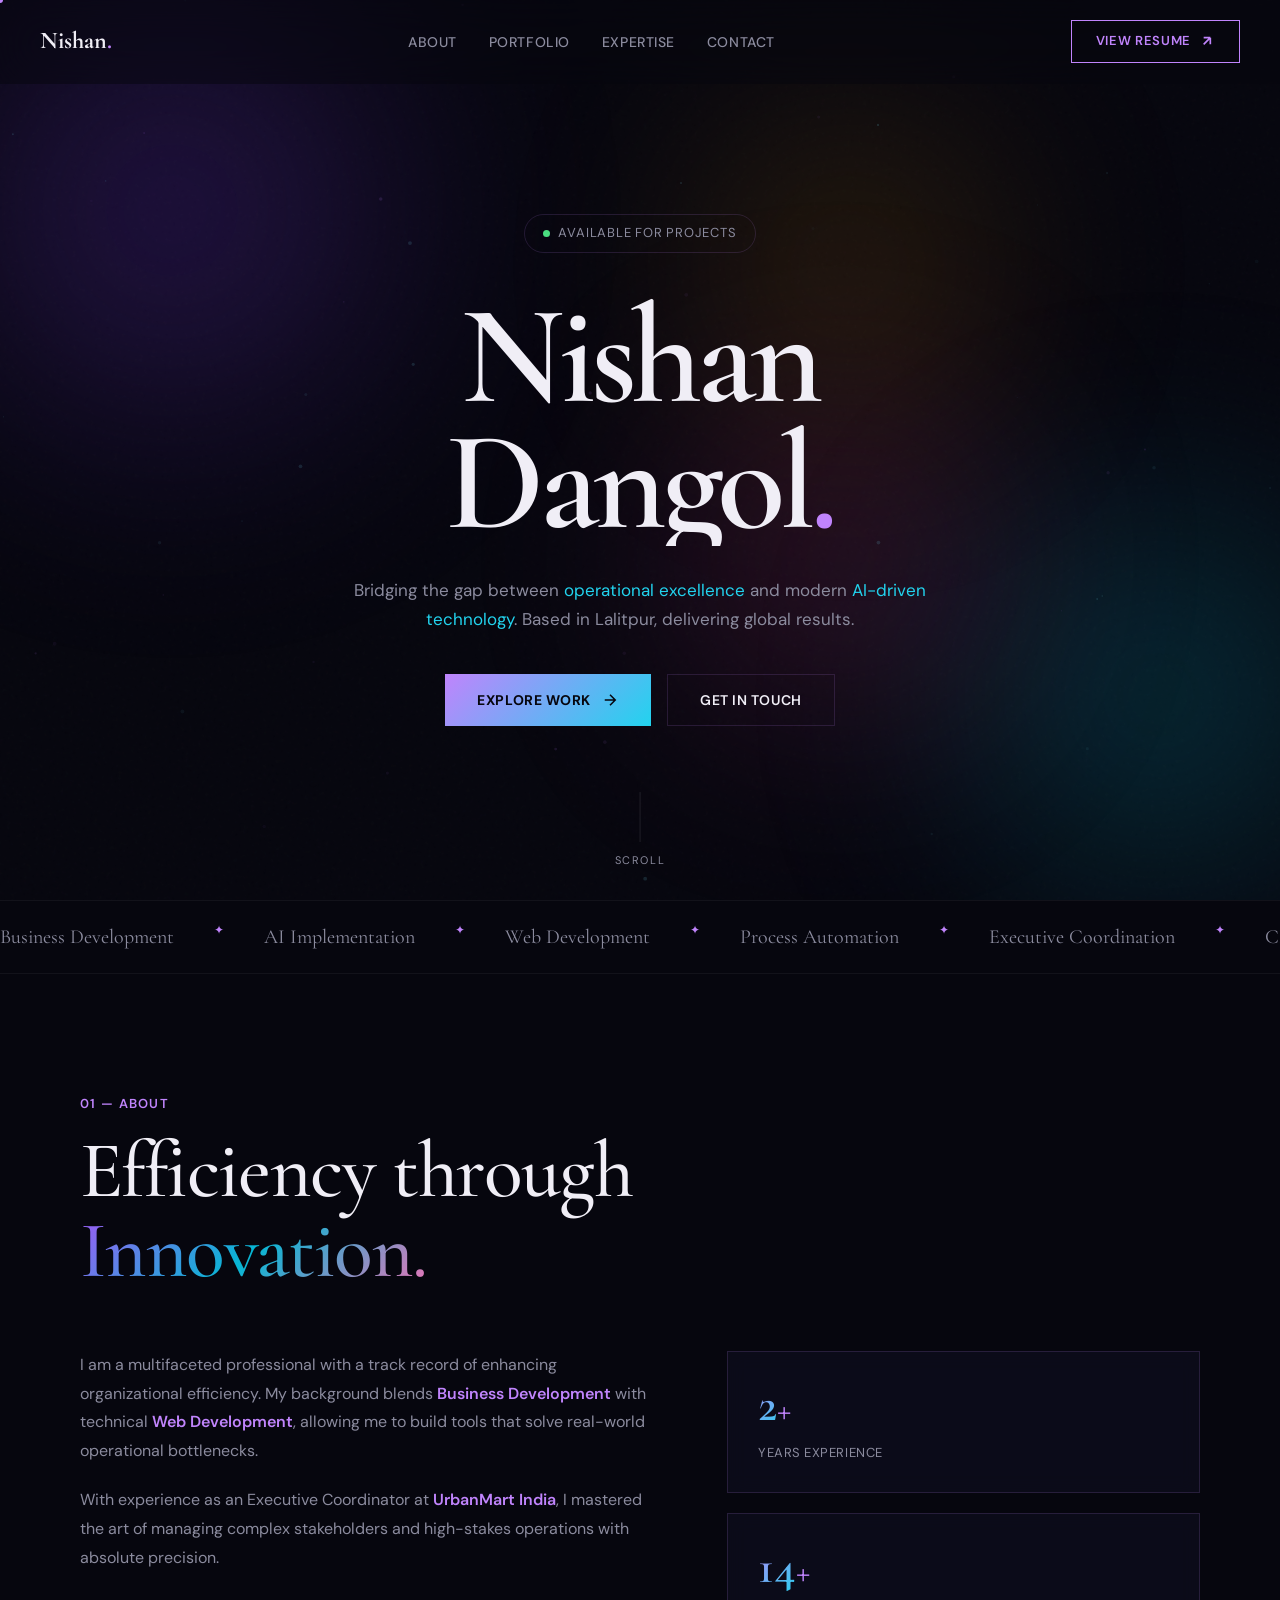
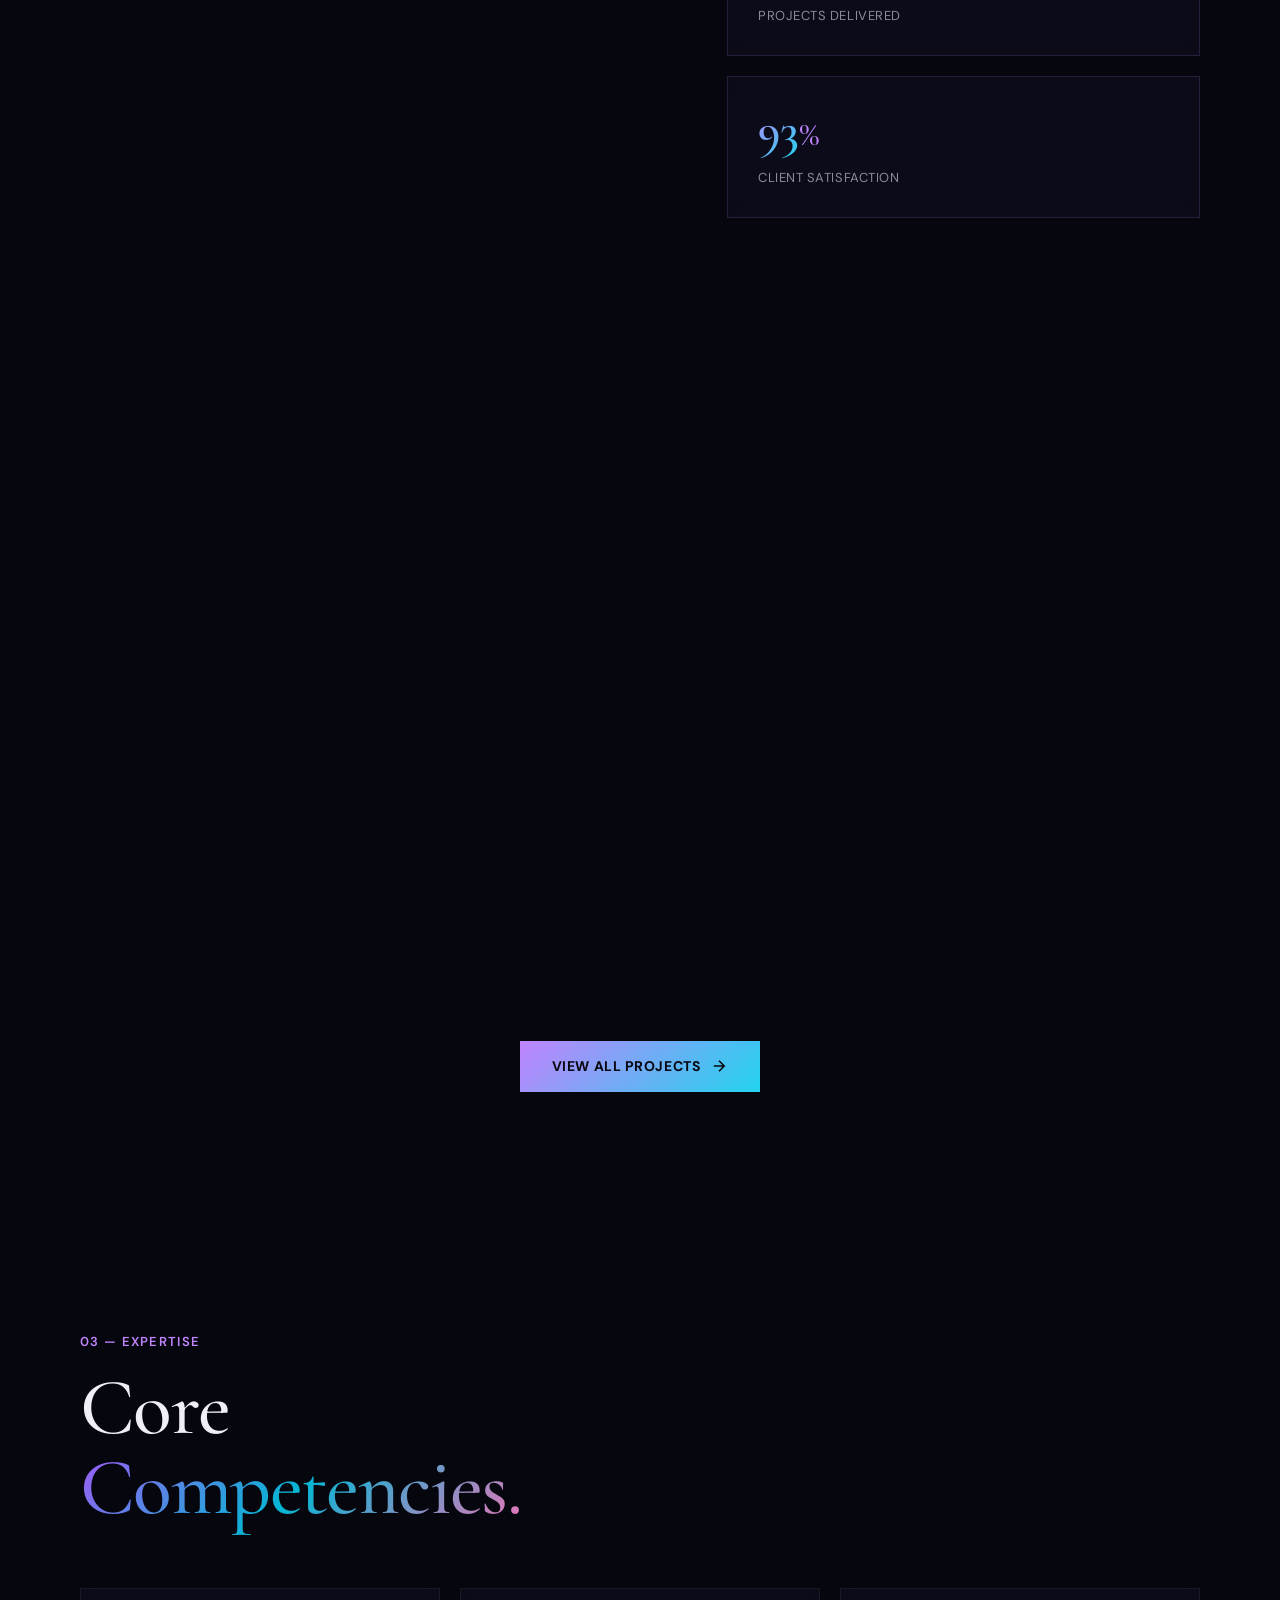
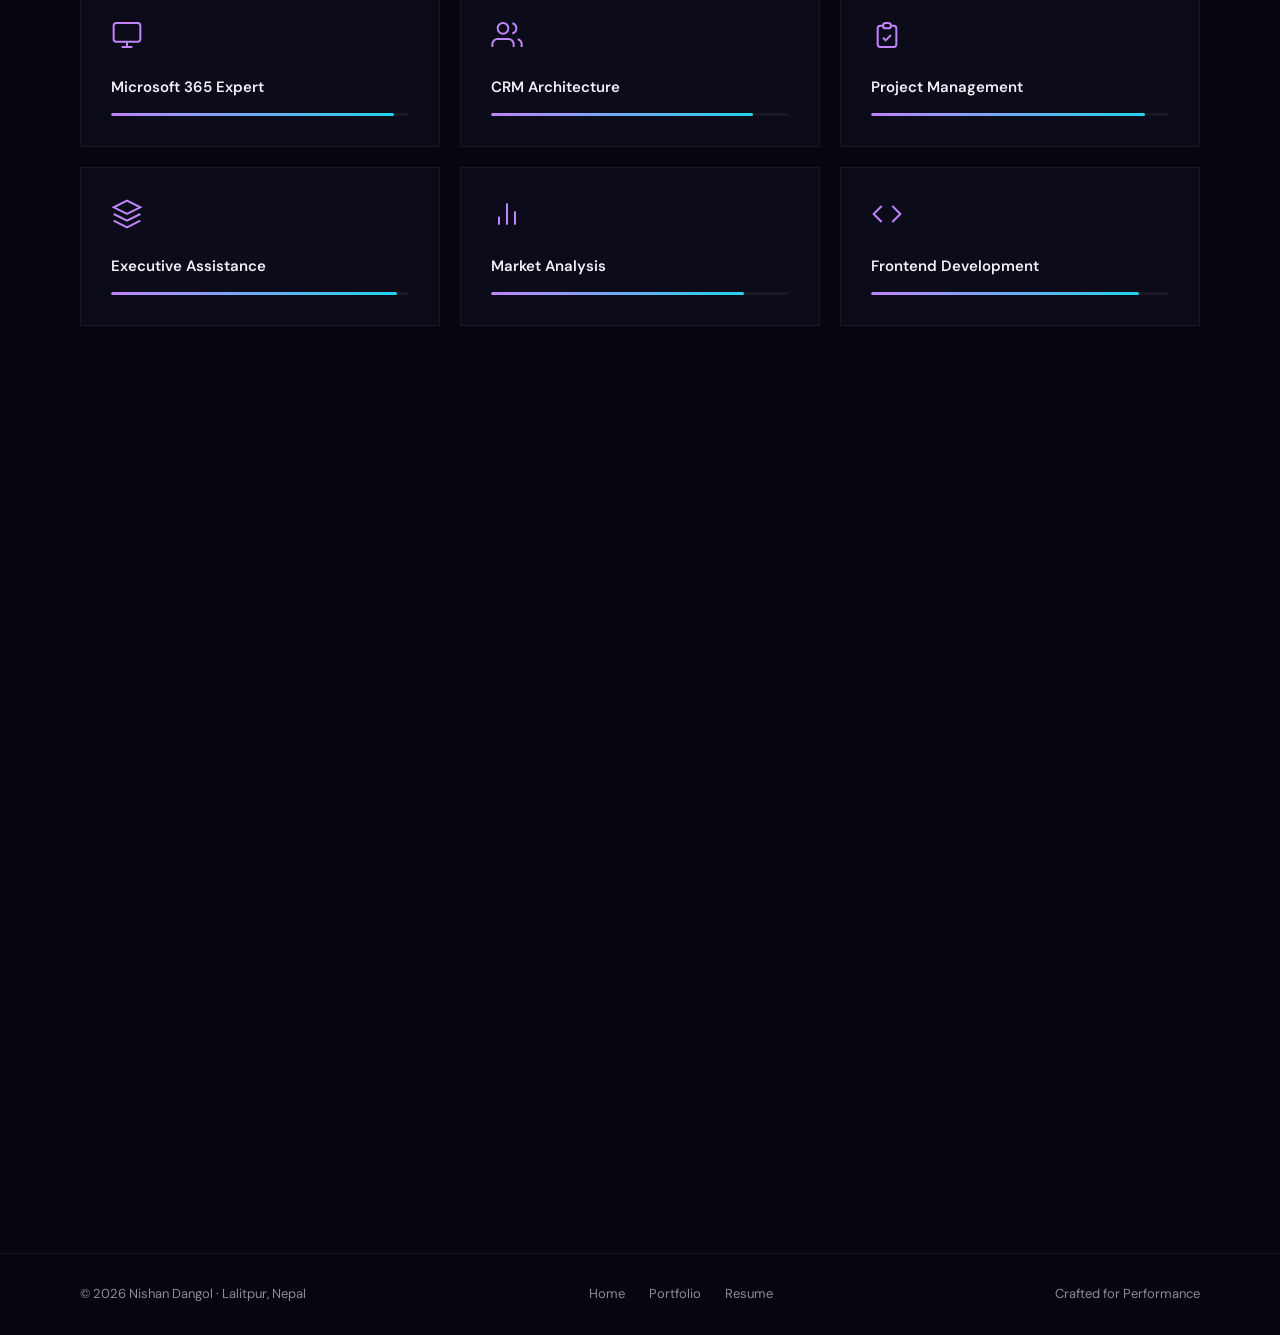
<file: index.html>
<!DOCTYPE html>
<html lang="en">
<head>
  <meta charset="UTF-8" />
  <meta name="viewport" content="width=device-width, initial-scale=1.0" />
  <title>Nishan Dangol — Business Operations & AI Web Developer</title>
  <meta name="description" content="Portfolio of Nishan Dangol — bridging operational excellence and modern AI-driven technology. Based in Lalitpur, Nepal." />
  <link rel="preconnect" href="https://fonts.googleapis.com" />
  <link rel="preconnect" href="https://fonts.gstatic.com" crossorigin />
  <link href="https://fonts.googleapis.com/css2?family=Cormorant+Garamond:ital,wght@0,400;0,500;0,600;0,700;1,400&family=DM+Sans:wght@300;400;500;600;700&display=swap" rel="stylesheet" />
  <link rel="stylesheet" href="style.css" />
</head>
<body>
  <!-- PRELOADER -->
  <div id="preloader">
    <div class="loader-inner">
      <div class="loader-line"></div>
      <span class="loader-text">Nishan<span class="accent">.</span></span>
      <div class="loader-counter"><span id="loader-num">0</span>%</div>
    </div>
  </div>

  <!-- CURSOR -->
  <div class="cursor-dot" id="cursorDot"></div>
  <div class="cursor-ring" id="cursorRing"></div>

  <!-- ANIMATED BACKGROUND -->
  <div class="bg-aurora">
    <div class="aurora-orb orb-1"></div>
    <div class="aurora-orb orb-2"></div>
    <div class="aurora-orb orb-3"></div>
    <div class="aurora-orb orb-4"></div>
    <div class="bg-noise"></div>
  </div>
  <canvas id="ambientCanvas"></canvas>

  <!-- NAVBAR -->
  <nav id="navbar">
    <a href="index.html" class="nav-logo" data-magnetic>Nishan<span class="accent">.</span></a>
    <ul class="nav-links">
      <li><a href="index.html#about" data-magnetic>About</a></li>
      <li><a href="portfolio.html" data-magnetic>Portfolio</a></li>
      <li><a href="index.html#skills" data-magnetic>Expertise</a></li>
      <li><a href="index.html#contact" data-magnetic>Contact</a></li>
    </ul>
    <a href="resume.html" class="nav-cta" data-magnetic>
      <span>View Resume</span>
      <svg width="16" height="16" viewBox="0 0 24 24" fill="none" stroke="currentColor" stroke-width="2.5"><path d="M7 17L17 7M17 7H7M17 7V17"/></svg>
    </a>
    <button class="hamburger" id="hamburger" aria-label="Toggle navigation">
      <span></span><span></span><span></span>
    </button>
  </nav>

  <!-- MOBILE MENU -->
  <div class="mobile-menu" id="mobileMenu">
    <ul>
      <li><a href="index.html#about">About</a></li>
      <li><a href="portfolio.html">Portfolio</a></li>
      <li><a href="index.html#skills">Expertise</a></li>
      <li><a href="index.html#contact">Contact</a></li>
      <li><a href="resume.html">Resume</a></li>
    </ul>
  </div>

  <!-- HERO -->
  <section id="hero">
    <div class="hero-content">
      <div class="hero-badge reveal">
        <span class="badge-dot"></span>
        Available for Projects
      </div>
      <h1 class="hero-title">
        <span class="line"><span class="word">Nishan</span></span>
        <span class="line"><span class="word">Dangol<span class="accent">.</span></span></span>
      </h1>
      <p class="hero-subtitle reveal">
        Bridging the gap between <em>operational excellence</em> and modern <em>AI-driven technology</em>. Based in Lalitpur, delivering global results.
      </p>
      <div class="hero-ctas reveal">
        <a href="portfolio.html" class="btn-primary" data-magnetic>
          <span>Explore Work</span>
          <svg width="18" height="18" viewBox="0 0 24 24" fill="none" stroke="currentColor" stroke-width="2"><path d="M5 12h14M12 5l7 7-7 7"/></svg>
        </a>
        <a href="index.html#contact" class="btn-ghost" data-magnetic><span>Get in Touch</span></a>
      </div>
    </div>
    <div class="scroll-indicator" id="scrollIndicator">
      <div class="scroll-line"></div><span>Scroll</span>
    </div>
  </section>

  <!-- MARQUEE -->
  <div class="marquee-strip">
    <div class="marquee-track">
      <span>Business Development</span><span class="sep">✦</span>
      <span>AI Implementation</span><span class="sep">✦</span>
      <span>Web Development</span><span class="sep">✦</span>
      <span>Process Automation</span><span class="sep">✦</span>
      <span>Executive Coordination</span><span class="sep">✦</span>
      <span>CRM Architecture</span><span class="sep">✦</span>
      <span>Business Development</span><span class="sep">✦</span>
      <span>AI Implementation</span><span class="sep">✦</span>
      <span>Web Development</span><span class="sep">✦</span>
      <span>Process Automation</span><span class="sep">✦</span>
      <span>Executive Coordination</span><span class="sep">✦</span>
      <span>CRM Architecture</span><span class="sep">✦</span>
    </div>
  </div>

  <!-- ABOUT -->
  <section id="about">
    <div class="container">
      <div class="section-header reveal">
        <span class="section-label">01 — About</span>
        <h2 class="section-title">Efficiency through<br/><span class="gradient-text">Innovation.</span></h2>
      </div>
      <div class="about-grid">
        <div class="about-text reveal">
          <p>I am a multifaceted professional with a track record of enhancing organizational efficiency. My background blends <strong>Business Development</strong> with technical <strong>Web Development</strong>, allowing me to build tools that solve real-world operational bottlenecks.</p>
          <p>With experience as an Executive Coordinator at <strong>UrbanMart India</strong>, I mastered the art of managing complex stakeholders and high-stakes operations with absolute precision.</p>
        </div>
        <div class="about-stats reveal">
          <div class="stat-box" data-magnetic>
            <span class="stat-number" data-count="3">0</span><span class="stat-suffix">+</span>
            <span class="stat-label">Years Experience</span>
          </div>
          <div class="stat-box" data-magnetic>
            <span class="stat-number" data-count="15">0</span><span class="stat-suffix">+</span>
            <span class="stat-label">Projects Delivered</span>
          </div>
          <div class="stat-box" data-magnetic>
            <span class="stat-number" data-count="100">0</span><span class="stat-suffix">%</span>
            <span class="stat-label">Client Satisfaction</span>
          </div>
        </div>
      </div>
    </div>
  </section>

  <!-- FEATURED PROJECTS -->
  <section id="projects">
    <div class="container">
      <div class="section-header reveal">
        <span class="section-label">02 — Featured Work</span>
        <h2 class="section-title">Digital<br/><span class="gradient-text">Solutions.</span></h2>
      </div>
      <div class="projects-list">
        <a href="https://shresthanishan576.github.io/11111/" target="_blank" rel="noopener" class="project-item reveal">
          <div class="pi-index">01</div>
          <div class="pi-info">
            <h3 class="pi-title">Twisted Thread</h3>
            <p class="pi-desc">E-commerce Brand Concept — Artisanal Crochet & Design</p>
          </div>
          <div class="pi-tags"><span class="tag">Development</span><span class="tag">UI/UX</span><span class="tag">Commercial</span></div>
          <div class="pi-arrow"><svg width="24" height="24" viewBox="0 0 24 24" fill="none" stroke="currentColor" stroke-width="2"><path d="M7 17L17 7M17 7H7M17 7V17"/></svg></div>
        </a>
        <a href="https://ais-dev-kdoehotwgtpxrr7uortcvv-700561022978.asia-southeast1.run.app/" target="_blank" rel="noopener" class="project-item reveal">
          <div class="pi-index">02</div>
          <div class="pi-info">
            <h3 class="pi-title">Blackjack Strategic Analytics</h3>
            <p class="pi-desc">AI-powered probability engine and card counting application</p>
          </div>
          <div class="pi-tags"><span class="tag">AI Application</span><span class="tag">Data</span><span class="tag">JavaScript</span></div>
          <div class="pi-arrow"><svg width="24" height="24" viewBox="0 0 24 24" fill="none" stroke="currentColor" stroke-width="2"><path d="M7 17L17 7M17 7H7M17 7V17"/></svg></div>
        </a>
      </div>
      <div class="section-cta reveal">
        <a href="portfolio.html" class="btn-primary" data-magnetic>
          <span>View All Projects</span>
          <svg width="18" height="18" viewBox="0 0 24 24" fill="none" stroke="currentColor" stroke-width="2"><path d="M5 12h14M12 5l7 7-7 7"/></svg>
        </a>
      </div>
    </div>
  </section>

  <!-- SKILLS -->
  <section id="skills">
    <div class="container">
      <div class="section-header reveal">
        <span class="section-label">03 — Expertise</span>
        <h2 class="section-title">Core<br/><span class="gradient-text">Competencies.</span></h2>
      </div>
      <div class="skills-grid">
        <div class="sk-card reveal" data-magnetic><div class="sk-icon"><svg width="32" height="32" viewBox="0 0 24 24" fill="none" stroke="currentColor" stroke-width="1.5"><rect x="2" y="3" width="20" height="14" rx="2"/><path d="M8 21h8M12 17v4"/></svg></div><h4>Microsoft 365 Expert</h4><div class="sk-bar"><div class="sk-fill" data-width="95"></div></div></div>
        <div class="sk-card reveal" data-magnetic><div class="sk-icon"><svg width="32" height="32" viewBox="0 0 24 24" fill="none" stroke="currentColor" stroke-width="1.5"><path d="M17 21v-2a4 4 0 0 0-4-4H5a4 4 0 0 0-4 4v2"/><circle cx="9" cy="7" r="4"/><path d="M23 21v-2a4 4 0 0 0-3-3.87M16 3.13a4 4 0 0 1 0 7.75"/></svg></div><h4>CRM Architecture</h4><div class="sk-bar"><div class="sk-fill" data-width="88"></div></div></div>
        <div class="sk-card reveal" data-magnetic><div class="sk-icon"><svg width="32" height="32" viewBox="0 0 24 24" fill="none" stroke="currentColor" stroke-width="1.5"><path d="M9 5H7a2 2 0 0 0-2 2v12a2 2 0 0 0 2 2h10a2 2 0 0 0 2-2V7a2 2 0 0 0-2-2h-2M9 5a2 2 0 0 0 2 2h2a2 2 0 0 0 2-2M9 5a2 2 0 0 1 2-2h2a2 2 0 0 1 2 2"/><path d="M9 14l2 2 4-4"/></svg></div><h4>Project Management</h4><div class="sk-bar"><div class="sk-fill" data-width="92"></div></div></div>
        <div class="sk-card reveal" data-magnetic><div class="sk-icon"><svg width="32" height="32" viewBox="0 0 24 24" fill="none" stroke="currentColor" stroke-width="1.5"><path d="M12 2L2 7l10 5 10-5-10-5z"/><path d="M2 17l10 5 10-5"/><path d="M2 12l10 5 10-5"/></svg></div><h4>Executive Assistance</h4><div class="sk-bar"><div class="sk-fill" data-width="96"></div></div></div>
        <div class="sk-card reveal" data-magnetic><div class="sk-icon"><svg width="32" height="32" viewBox="0 0 24 24" fill="none" stroke="currentColor" stroke-width="1.5"><path d="M18 20V10M12 20V4M6 20v-6"/></svg></div><h4>Market Analysis</h4><div class="sk-bar"><div class="sk-fill" data-width="85"></div></div></div>
        <div class="sk-card reveal" data-magnetic><div class="sk-icon"><svg width="32" height="32" viewBox="0 0 24 24" fill="none" stroke="currentColor" stroke-width="1.5"><polyline points="16 18 22 12 16 6"/><polyline points="8 6 2 12 8 18"/></svg></div><h4>Frontend Development</h4><div class="sk-bar"><div class="sk-fill" data-width="90"></div></div></div>
        <div class="sk-card reveal" data-magnetic><div class="sk-icon"><svg width="32" height="32" viewBox="0 0 24 24" fill="none" stroke="currentColor" stroke-width="1.5"><circle cx="12" cy="12" r="3"/><path d="M12 2a4 4 0 0 1 4 4c0 1.95-1.4 3.58-3.25 3.93L12 22"/><path d="M12 2a4 4 0 0 0-4 4c0 1.95 1.4 3.58 3.25 3.93"/></svg></div><h4>AI Implementation</h4><div class="sk-bar"><div class="sk-fill" data-width="82"></div></div></div>
        <div class="sk-card reveal" data-magnetic><div class="sk-icon"><svg width="32" height="32" viewBox="0 0 24 24" fill="none" stroke="currentColor" stroke-width="1.5"><circle cx="12" cy="12" r="3"/><path d="M19.4 15a1.65 1.65 0 0 0 .33 1.82l.06.06a2 2 0 0 1-2.83 2.83l-.06-.06a1.65 1.65 0 0 0-1.82-.33 1.65 1.65 0 0 0-1 1.51V21a2 2 0 0 1-4 0v-.09A1.65 1.65 0 0 0 9 19.4a1.65 1.65 0 0 0-1.82.33l-.06.06a2 2 0 0 1-2.83-2.83l.06-.06A1.65 1.65 0 0 0 4.68 15a1.65 1.65 0 0 0-1.51-1H3a2 2 0 0 1 0-4h.09A1.65 1.65 0 0 0 4.6 9a1.65 1.65 0 0 0-.33-1.82l-.06-.06a2 2 0 0 1 2.83-2.83l.06.06A1.65 1.65 0 0 0 9 4.68a1.65 1.65 0 0 0 1-1.51V3a2 2 0 0 1 4 0v.09a1.65 1.65 0 0 0 1 1.51 1.65 1.65 0 0 0 1.82-.33l.06-.06a2 2 0 0 1 2.83 2.83l-.06.06A1.65 1.65 0 0 0 19.4 9a1.65 1.65 0 0 0 1.51 1H21a2 2 0 0 1 0 4h-.09a1.65 1.65 0 0 0-1.51 1z"/></svg></div><h4>Process Automation</h4><div class="sk-bar"><div class="sk-fill" data-width="87"></div></div></div>
        <div class="sk-card reveal" data-magnetic><div class="sk-icon"><svg width="32" height="32" viewBox="0 0 24 24" fill="none" stroke="currentColor" stroke-width="1.5"><path d="M16 21v-2a4 4 0 0 0-4-4H5a4 4 0 0 0-4 4v2"/><circle cx="8.5" cy="7" r="4"/><line x1="20" y1="8" x2="20" y2="14"/><line x1="23" y1="11" x2="17" y2="11"/></svg></div><h4>Stakeholder Relations</h4><div class="sk-bar"><div class="sk-fill" data-width="94"></div></div></div>
      </div>
    </div>
  </section>

  <!-- CONTACT -->
  <section id="contact">
    <div class="container">
      <div class="section-header reveal">
        <span class="section-label">04 — Contact</span>
        <h2 class="section-title">Ready for<br/><span class="gradient-text">Next.</span></h2>
      </div>
      <p class="contact-subtitle reveal">Available for freelance projects and full-time opportunities.</p>
      <div class="contact-links reveal">
        <a href="mailto:shresthanishan576@gmail.com" class="contact-card" data-magnetic>
          <div class="cc-icon"><svg width="28" height="28" viewBox="0 0 24 24" fill="none" stroke="currentColor" stroke-width="1.5"><path d="M4 4h16c1.1 0 2 .9 2 2v12c0 1.1-.9 2-2 2H4c-1.1 0-2-.9-2-2V6c0-1.1.9-2 2-2z"/><polyline points="22,6 12,13 2,6"/></svg></div>
          <span class="cc-label">Email</span>
          <span class="cc-value">shresthanishan576@gmail.com</span>
          <div class="cc-arrow"><svg width="20" height="20" viewBox="0 0 24 24" fill="none" stroke="currentColor" stroke-width="2"><path d="M7 17L17 7M17 7H7M17 7V17"/></svg></div>
        </a>
        <a href="tel:+9779820550310" class="contact-card" data-magnetic>
          <div class="cc-icon"><svg width="28" height="28" viewBox="0 0 24 24" fill="none" stroke="currentColor" stroke-width="1.5"><path d="M22 16.92v3a2 2 0 0 1-2.18 2 19.79 19.79 0 0 1-8.63-3.07 19.5 19.5 0 0 1-6-6 19.79 19.79 0 0 1-3.07-8.67A2 2 0 0 1 4.11 2h3a2 2 0 0 1 2 1.72c.127.96.362 1.903.7 2.81a2 2 0 0 1-.45 2.11L8.09 9.91a16 16 0 0 0 6 6l1.27-1.27a2 2 0 0 1 2.11-.45c.907.338 1.85.573 2.81.7A2 2 0 0 1 22 16.92z"/></svg></div>
          <span class="cc-label">Phone</span>
          <span class="cc-value">+977 9820550310</span>
          <div class="cc-arrow"><svg width="20" height="20" viewBox="0 0 24 24" fill="none" stroke="currentColor" stroke-width="2"><path d="M7 17L17 7M17 7H7M17 7V17"/></svg></div>
        </a>
      </div>
    </div>
  </section>

  <!-- FOOTER -->
  <footer id="footer">
    <div class="container footer-inner">
      <span class="footer-copy">© 2026 Nishan Dangol · Lalitpur, Nepal</span>
      <div class="footer-links">
        <a href="index.html">Home</a>
        <a href="portfolio.html">Portfolio</a>
        <a href="resume.html">Resume</a>
      </div>
      <span class="footer-tag">Crafted for Performance</span>
    </div>
  </footer>

  <script src="main.js"></script>
</body>
</html>
</file>
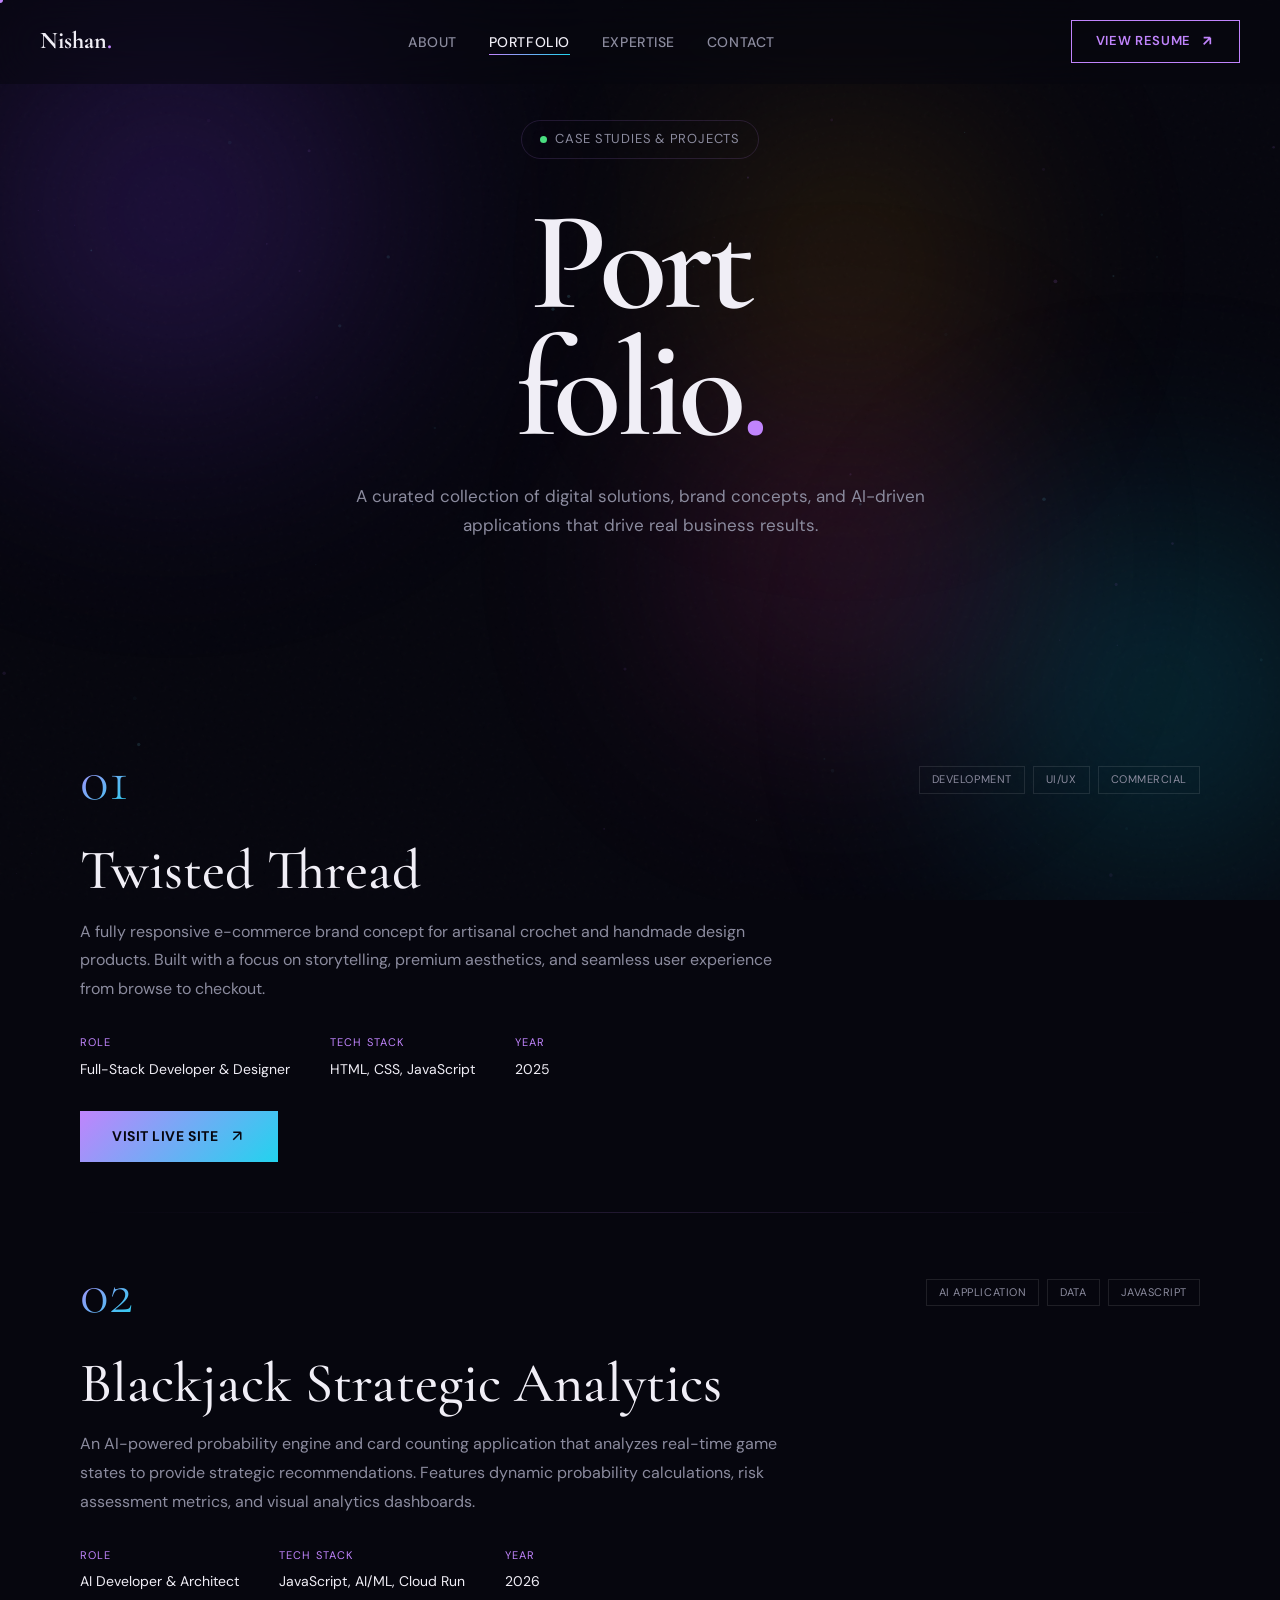
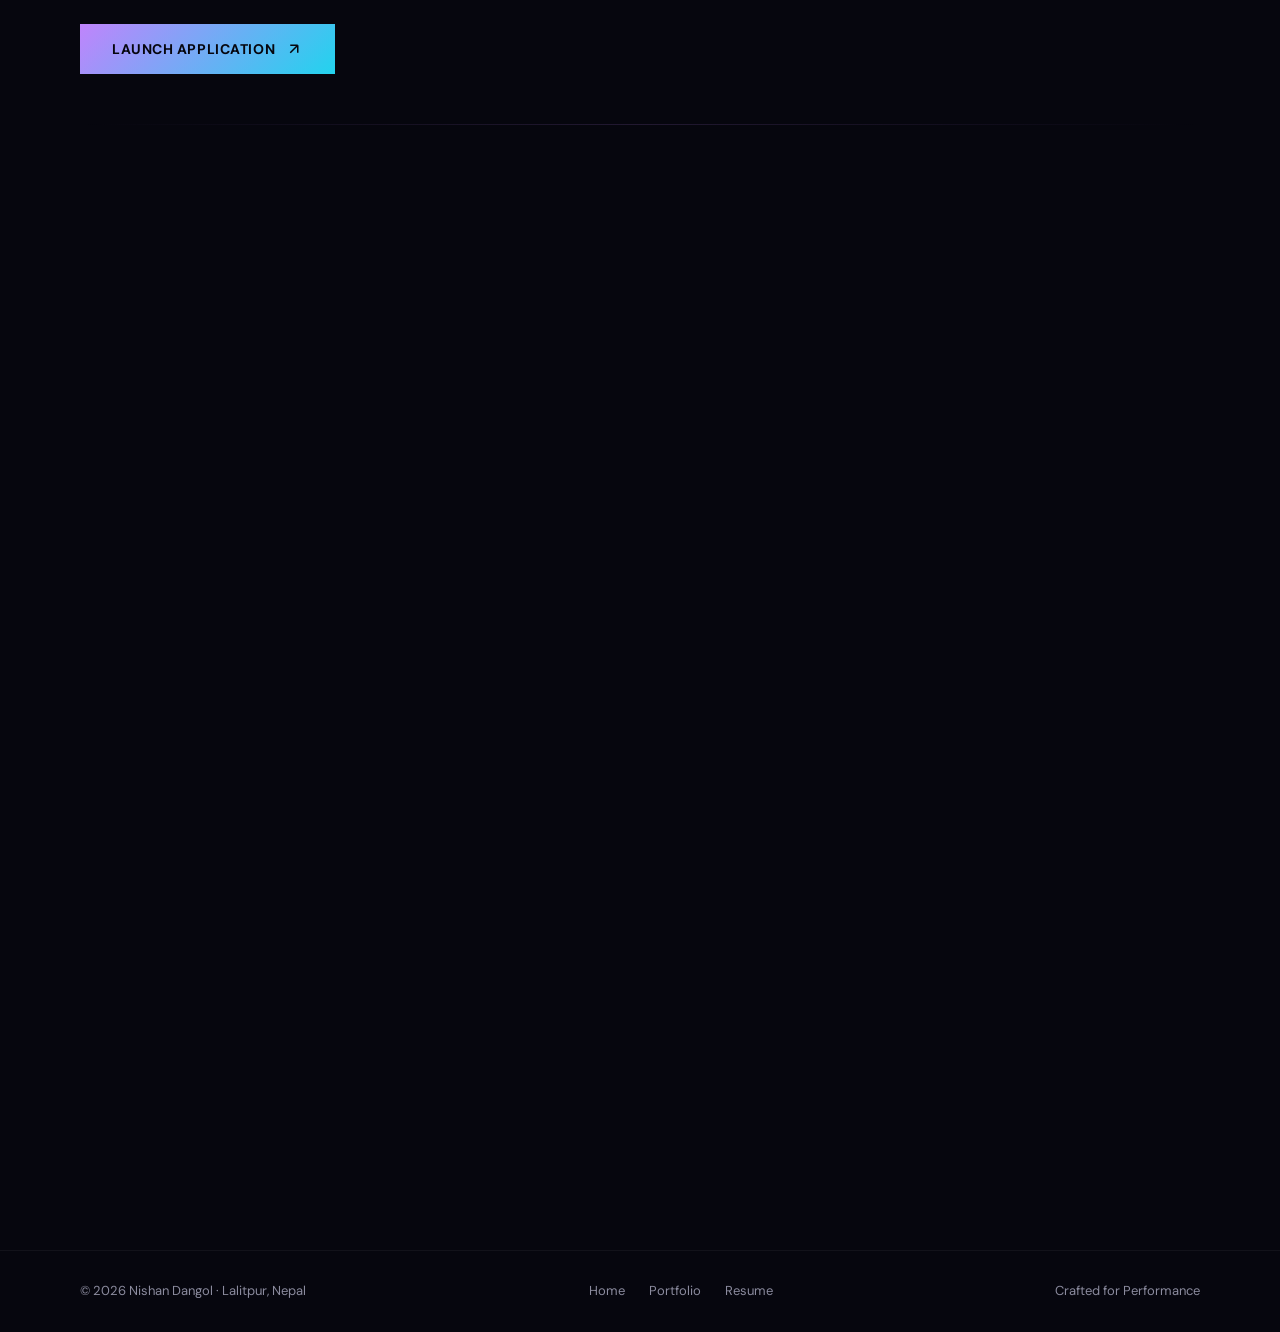
<file: portfolio.html>
<!DOCTYPE html>
<html lang="en">
<head>
  <meta charset="UTF-8" />
  <meta name="viewport" content="width=device-width, initial-scale=1.0" />
  <title>Portfolio — Nishan Dangol</title>
  <meta name="description" content="Digital solutions and projects by Nishan Dangol — e-commerce, AI applications, web development." />
  <link rel="preconnect" href="https://fonts.googleapis.com" />
  <link rel="preconnect" href="https://fonts.gstatic.com" crossorigin />
  <link href="https://fonts.googleapis.com/css2?family=Cormorant+Garamond:ital,wght@0,400;0,500;0,600;0,700;1,400&family=DM+Sans:wght@300;400;500;600;700&display=swap" rel="stylesheet" />
  <link rel="stylesheet" href="style.css" />
</head>
<body>
  <div class="cursor-dot" id="cursorDot"></div>
  <div class="cursor-ring" id="cursorRing"></div>

  <div class="bg-aurora">
    <div class="aurora-orb orb-1"></div>
    <div class="aurora-orb orb-2"></div>
    <div class="aurora-orb orb-3"></div>
    <div class="aurora-orb orb-4"></div>
    <div class="bg-noise"></div>
  </div>
  <canvas id="ambientCanvas"></canvas>

  <!-- NAVBAR -->
  <nav id="navbar">
    <a href="index.html" class="nav-logo" data-magnetic>Nishan<span class="accent">.</span></a>
    <ul class="nav-links">
      <li><a href="index.html#about" data-magnetic>About</a></li>
      <li><a href="portfolio.html" class="active" data-magnetic>Portfolio</a></li>
      <li><a href="index.html#skills" data-magnetic>Expertise</a></li>
      <li><a href="index.html#contact" data-magnetic>Contact</a></li>
    </ul>
    <a href="resume.html" class="nav-cta" data-magnetic>
      <span>View Resume</span>
      <svg width="16" height="16" viewBox="0 0 24 24" fill="none" stroke="currentColor" stroke-width="2.5"><path d="M7 17L17 7M17 7H7M17 7V17"/></svg>
    </a>
    <button class="hamburger" id="hamburger" aria-label="Toggle navigation"><span></span><span></span><span></span></button>
  </nav>
  <div class="mobile-menu" id="mobileMenu">
    <ul>
      <li><a href="index.html#about">About</a></li>
      <li><a href="portfolio.html">Portfolio</a></li>
      <li><a href="index.html#skills">Expertise</a></li>
      <li><a href="index.html#contact">Contact</a></li>
      <li><a href="resume.html">Resume</a></li>
    </ul>
  </div>

  <!-- PAGE HERO -->
  <section class="page-hero">
    <div class="container">
      <div class="hero-badge reveal"><span class="badge-dot"></span> Case Studies & Projects</div>
      <h1 class="hero-title">
        <span class="line"><span class="word">Port</span></span>
        <span class="line"><span class="word">folio<span class="accent">.</span></span></span>
      </h1>
      <p class="hero-subtitle reveal">A curated collection of digital solutions, brand concepts, and AI-driven applications that drive real business results.</p>
    </div>
  </section>

  <!-- PROJECT SHOWCASE -->
  <section id="portfolio-grid" class="portfolio-section">
    <div class="container">

      <!-- Project 1 - Featured -->
      <div class="project-showcase reveal">
        <div class="ps-header">
          <span class="ps-number">01</span>
          <div class="ps-meta">
            <span class="tag">Development</span><span class="tag">UI/UX</span><span class="tag">Commercial</span>
          </div>
        </div>
        <div class="ps-body">
          <h2 class="ps-title">Twisted Thread</h2>
          <p class="ps-desc">A fully responsive e-commerce brand concept for artisanal crochet and handmade design products. Built with a focus on storytelling, premium aesthetics, and seamless user experience from browse to checkout.</p>
          <div class="ps-details">
            <div class="ps-detail">
              <span class="ps-detail-label">Role</span>
              <span class="ps-detail-value">Full-Stack Developer & Designer</span>
            </div>
            <div class="ps-detail">
              <span class="ps-detail-label">Tech Stack</span>
              <span class="ps-detail-value">HTML, CSS, JavaScript</span>
            </div>
            <div class="ps-detail">
              <span class="ps-detail-label">Year</span>
              <span class="ps-detail-value">2025</span>
            </div>
          </div>
          <a href="https://shresthanishan576.github.io/11111/" target="_blank" rel="noopener" class="btn-primary" data-magnetic>
            <span>Visit Live Site</span>
            <svg width="18" height="18" viewBox="0 0 24 24" fill="none" stroke="currentColor" stroke-width="2"><path d="M7 17L17 7M17 7H7M17 7V17"/></svg>
          </a>
        </div>
      </div>

      <div class="project-divider"></div>

      <!-- Project 2 - Featured -->
      <div class="project-showcase reveal">
        <div class="ps-header">
          <span class="ps-number">02</span>
          <div class="ps-meta">
            <span class="tag">AI Application</span><span class="tag">Data</span><span class="tag">JavaScript</span>
          </div>
        </div>
        <div class="ps-body">
          <h2 class="ps-title">Blackjack Strategic Analytics</h2>
          <p class="ps-desc">An AI-powered probability engine and card counting application that analyzes real-time game states to provide strategic recommendations. Features dynamic probability calculations, risk assessment metrics, and visual analytics dashboards.</p>
          <div class="ps-details">
            <div class="ps-detail">
              <span class="ps-detail-label">Role</span>
              <span class="ps-detail-value">AI Developer & Architect</span>
            </div>
            <div class="ps-detail">
              <span class="ps-detail-label">Tech Stack</span>
              <span class="ps-detail-value">JavaScript, AI/ML, Cloud Run</span>
            </div>
            <div class="ps-detail">
              <span class="ps-detail-label">Year</span>
              <span class="ps-detail-value">2026</span>
            </div>
          </div>
          <a href="https://ais-dev-kdoehotwgtpxrr7uortcvv-700561022978.asia-southeast1.run.app/" target="_blank" rel="noopener" class="btn-primary" data-magnetic>
            <span>Launch Application</span>
            <svg width="18" height="18" viewBox="0 0 24 24" fill="none" stroke="currentColor" stroke-width="2"><path d="M7 17L17 7M17 7H7M17 7V17"/></svg>
          </a>
        </div>
      </div>

      <div class="project-divider"></div>

      <!-- Project 3 -->
      <div class="project-showcase reveal">
        <div class="ps-header">
          <span class="ps-number">03</span>
          <div class="ps-meta">
            <span class="tag">Portfolio</span><span class="tag">Branding</span><span class="tag">Design</span>
          </div>
        </div>
        <div class="ps-body">
          <h2 class="ps-title">Personal Portfolio — dnishan.com.np</h2>
          <p class="ps-desc">This very website — designed and developed from scratch featuring animated aurora backgrounds, particle systems, GSAP-powered scroll animations, custom cursor interactions, and a fully responsive multi-page architecture.</p>
          <div class="ps-details">
            <div class="ps-detail">
              <span class="ps-detail-label">Role</span>
              <span class="ps-detail-value">Designer & Developer</span>
            </div>
            <div class="ps-detail">
              <span class="ps-detail-label">Tech Stack</span>
              <span class="ps-detail-value">HTML, CSS, JavaScript, Canvas API</span>
            </div>
            <div class="ps-detail">
              <span class="ps-detail-label">Year</span>
              <span class="ps-detail-value">2026</span>
            </div>
          </div>
          <span class="btn-ghost" style="opacity: 0.5; cursor: default;">
            <span>You're Here ✦</span>
          </span>
        </div>
      </div>
    </div>
  </section>

  <!-- CTA -->
  <section class="portfolio-cta">
    <div class="container" style="text-align:center;">
      <h2 class="section-title reveal">Have a project<br/><span class="gradient-text">in mind?</span></h2>
      <p class="contact-subtitle reveal">Let's collaborate and build something extraordinary together.</p>
      <div class="hero-ctas reveal" style="margin-top:30px;">
        <a href="index.html#contact" class="btn-primary" data-magnetic><span>Get in Touch</span><svg width="18" height="18" viewBox="0 0 24 24" fill="none" stroke="currentColor" stroke-width="2"><path d="M5 12h14M12 5l7 7-7 7"/></svg></a>
        <a href="resume.html" class="btn-ghost" data-magnetic><span>View Resume</span></a>
      </div>
    </div>
  </section>

  <!-- FOOTER -->
  <footer id="footer">
    <div class="container footer-inner">
      <span class="footer-copy">© 2026 Nishan Dangol · Lalitpur, Nepal</span>
      <div class="footer-links"><a href="index.html">Home</a><a href="portfolio.html">Portfolio</a><a href="resume.html">Resume</a></div>
      <span class="footer-tag">Crafted for Performance</span>
    </div>
  </footer>

  <script src="main.js"></script>
</body>
</html>
</file>
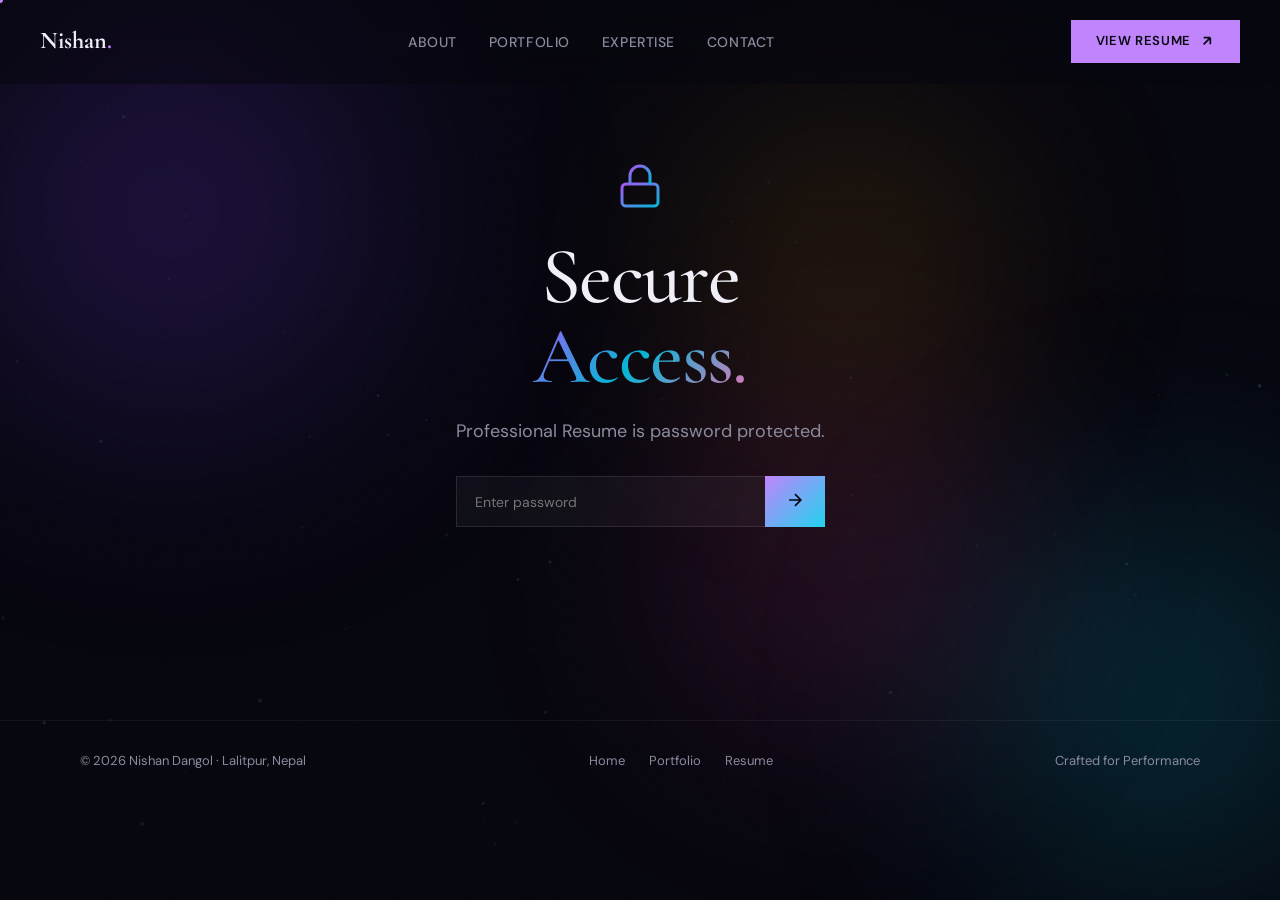
<file: resume.html>
<!DOCTYPE html>
<html lang="en">
<head>
  <meta charset="UTF-8" />
  <meta name="viewport" content="width=device-width, initial-scale=1.0" />
  <title>Resume — Nishan Dangol</title>
  <meta name="description" content="Professional resume of Nishan Dangol — Business Development, Executive Support, AI Web Development." />
  <link rel="preconnect" href="https://fonts.googleapis.com" />
  <link rel="preconnect" href="https://fonts.gstatic.com" crossorigin />
  <link href="https://fonts.googleapis.com/css2?family=Cormorant+Garamond:ital,wght@0,400;0,500;0,600;0,700;1,400&family=DM+Sans:wght@300;400;500;600;700&display=swap" rel="stylesheet" />
  <link rel="stylesheet" href="style.css" />
</head>
<body>
  <div class="cursor-dot" id="cursorDot"></div>
  <div class="cursor-ring" id="cursorRing"></div>
  <div class="bg-aurora">
    <div class="aurora-orb orb-1"></div>
    <div class="aurora-orb orb-2"></div>
    <div class="aurora-orb orb-3"></div>
    <div class="aurora-orb orb-4"></div>
    <div class="bg-noise"></div>
  </div>
  <canvas id="ambientCanvas"></canvas>

  <nav id="navbar">
    <a href="index.html" class="nav-logo" data-magnetic>Nishan<span class="accent">.</span></a>
    <ul class="nav-links">
      <li><a href="index.html#about" data-magnetic>About</a></li>
      <li><a href="portfolio.html" data-magnetic>Portfolio</a></li>
      <li><a href="index.html#skills" data-magnetic>Expertise</a></li>
      <li><a href="index.html#contact" data-magnetic>Contact</a></li>
    </ul>
    <a href="resume.html" class="nav-cta active-cta" data-magnetic>
      <span>View Resume</span>
      <svg width="16" height="16" viewBox="0 0 24 24" fill="none" stroke="currentColor" stroke-width="2.5"><path d="M7 17L17 7M17 7H7M17 7V17"/></svg>
    </a>
    <button class="hamburger" id="hamburger" aria-label="Toggle navigation"><span></span><span></span><span></span></button>
  </nav>
  <div class="mobile-menu" id="mobileMenu">
    <ul>
      <li><a href="index.html#about">About</a></li>
      <li><a href="portfolio.html">Portfolio</a></li>
      <li><a href="index.html#skills">Expertise</a></li>
      <li><a href="index.html#contact">Contact</a></li>
      <li><a href="resume.html">Resume</a></li>
    </ul>
  </div>

  <!-- PASSWORD GATE -->
  <section id="pw-gate-section" class="resume-gate">
    <div class="container" style="text-align:center;">
      <div class="modal-icon reveal">
        <svg width="48" height="48" viewBox="0 0 24 24" fill="none" stroke="url(#lockGrad)" stroke-width="1.5">
          <defs><linearGradient id="lockGrad" x1="0%" y1="0%" x2="100%" y2="100%"><stop offset="0%" stop-color="#a855f7"/><stop offset="100%" stop-color="#06b6d4"/></linearGradient></defs>
          <rect x="3" y="11" width="18" height="11" rx="2" ry="2"/><path d="M7 11V7a5 5 0 0 1 10 0v4"/>
        </svg>
      </div>
      <h1 class="section-title reveal" style="margin-top:20px;">Secure<br/><span class="gradient-text">Access.</span></h1>
      <p class="contact-subtitle reveal">Professional Resume is password protected.</p>
      <div class="pw-field-standalone reveal">
        <input type="password" id="pw-input" placeholder="Enter password" autocomplete="off" />
        <button id="pw-submit">
          <svg width="20" height="20" viewBox="0 0 24 24" fill="none" stroke="currentColor" stroke-width="2"><path d="M5 12h14M12 5l7 7-7 7"/></svg>
        </button>
      </div>
      <span class="pw-error" id="pw-error">Access Denied. Please verify password.</span>
    </div>
  </section>

  <!-- RESUME CONTENT (hidden until password) -->
  <section id="resume-content" class="resume-section" style="display:none;">
    <div class="container">

      <!-- HEADER -->
      <div class="resume-header reveal">
        <div class="rh-left">
          <h1 class="rh-name">Nishan Dangol</h1>
          <p class="rh-tagline">Business Operations · Executive Support · AI Web Developer</p>
        </div>
        <div class="rh-right">
          <div class="rh-contact">
            <a href="mailto:shresthanishan576@gmail.com">shresthanishan576@gmail.com</a>
            <a href="tel:+9779820550310">+977 9820550310</a>
            <span>Lalitpur, Nepal</span>
          </div>
        </div>
      </div>

      <!-- SUMMARY -->
      <div class="resume-block reveal">
        <h2 class="rb-title">Professional Summary</h2>
        <div class="rb-content">
          <p>Results-oriented professional with 3+ years of experience across Business Development, Executive Support, and Operations. Expert at bridging technical capabilities with business goals, with a proven track record of optimizing workflows, enhancing organizational efficiency, and delivering AI-driven digital solutions.</p>
        </div>
      </div>

      <!-- EXPERIENCE -->
      <div class="resume-block reveal">
        <h2 class="rb-title">Professional Experience</h2>
        <div class="rb-content">

          <div class="exp-item">
            <div class="exp-header">
              <div>
                <h3 class="exp-role">Executive Coordinator</h3>
                <span class="exp-company">UrbanMart India</span>
              </div>
              <span class="exp-date">2023 — 2025</span>
            </div>
            <ul class="exp-list">
              <li>Managed complex stakeholder relationships across multiple departments, ensuring seamless cross-functional collaboration</li>
              <li>Coordinated high-stakes executive operations, scheduling, and communications for C-level leadership</li>
              <li>Optimized operational workflows using CRM systems and automation tools, reducing manual processes by 40%</li>
              <li>Led vendor negotiations and procurement processes, achieving 15% cost savings on contracts</li>
              <li>Developed and maintained internal reporting dashboards using Microsoft 365 suite</li>
            </ul>
          </div>

          <div class="exp-item">
            <div class="exp-header">
              <div>
                <h3 class="exp-role">Business Development Associate</h3>
                <span class="exp-company">Freelance / Independent</span>
              </div>
              <span class="exp-date">2022 — 2023</span>
            </div>
            <ul class="exp-list">
              <li>Identified and pursued new business opportunities through market research and competitive analysis</li>
              <li>Built and maintained client relationships, converting leads into long-term partnerships</li>
              <li>Designed pitch decks and business proposals that secured 10+ new client engagements</li>
              <li>Conducted market feasibility studies to support strategic expansion initiatives</li>
            </ul>
          </div>

          <div class="exp-item">
            <div class="exp-header">
              <div>
                <h3 class="exp-role">AI Web Developer</h3>
                <span class="exp-company">Freelance / Independent</span>
              </div>
              <span class="exp-date">2024 — Present</span>
            </div>
            <ul class="exp-list">
              <li>Designed and developed responsive, animated websites for clients across e-commerce and service industries</li>
              <li>Built AI-powered web applications including strategic analytics tools and probability engines</li>
              <li>Implemented end-to-end solutions from concept through deployment on Google Cloud Run</li>
              <li>Integrated process automation workflows to streamline client business operations</li>
            </ul>
          </div>
        </div>
      </div>

      <!-- SKILLS -->
      <div class="resume-block reveal">
        <h2 class="rb-title">Core Competencies</h2>
        <div class="rb-content">
          <div class="resume-skills-grid">
            <div class="rs-category">
              <h4>Business & Operations</h4>
              <div class="rs-tags">
                <span>Executive Assistance</span><span>Stakeholder Management</span>
                <span>Business Development</span><span>CRM Architecture</span>
                <span>Project Management (Jira/Trello)</span><span>Market Analysis</span>
                <span>Vendor Negotiation</span><span>Strategic Planning</span>
              </div>
            </div>
            <div class="rs-category">
              <h4>Technical</h4>
              <div class="rs-tags">
                <span>HTML / CSS / JavaScript</span><span>AI Implementation</span>
                <span>Process Automation</span><span>Microsoft 365</span>
                <span>Google Cloud Platform</span><span>Responsive Design</span>
                <span>UI/UX Design</span><span>Data Analytics</span>
              </div>
            </div>
          </div>
        </div>
      </div>

      <!-- EDUCATION -->
      <div class="resume-block reveal">
        <h2 class="rb-title">Education</h2>
        <div class="rb-content">
          <div class="exp-item">
            <div class="exp-header">
              <div>
                <h3 class="exp-role">Bachelor's Degree</h3>
                <span class="exp-company">Nepal</span>
              </div>
            </div>
          </div>
        </div>
      </div>

      <!-- PROJECTS -->
      <div class="resume-block reveal">
        <h2 class="rb-title">Key Projects</h2>
        <div class="rb-content">
          <div class="exp-item">
            <div class="exp-header">
              <div>
                <h3 class="exp-role">Twisted Thread — E-commerce Platform</h3>
                <span class="exp-company">Artisanal Crochet & Design Brand</span>
              </div>
            </div>
            <ul class="exp-list">
              <li>Designed and built a complete e-commerce brand concept with product showcases and storytelling UI</li>
              <li>Implemented responsive layouts with modern CSS and JavaScript animations</li>
            </ul>
          </div>
          <div class="exp-item">
            <div class="exp-header">
              <div>
                <h3 class="exp-role">Blackjack Strategic Analytics</h3>
                <span class="exp-company">AI-Powered Application</span>
              </div>
            </div>
            <ul class="exp-list">
              <li>Developed an AI-driven probability engine with real-time card counting analytics</li>
              <li>Deployed on Google Cloud Run with automated scaling and high-availability architecture</li>
            </ul>
          </div>
        </div>
      </div>
    </div>
  </section>

  <footer id="footer">
    <div class="container footer-inner">
      <span class="footer-copy">© 2026 Nishan Dangol · Lalitpur, Nepal</span>
      <div class="footer-links"><a href="index.html">Home</a><a href="portfolio.html">Portfolio</a><a href="resume.html">Resume</a></div>
      <span class="footer-tag">Crafted for Performance</span>
    </div>
  </footer>

  <script src="main.js"></script>
  <script>
    // Resume password logic
    (function() {
      const PASS = 'nishan2026';
      const gate = document.getElementById('pw-gate-section');
      const content = document.getElementById('resume-content');
      const input = document.getElementById('pw-input');
      const submit = document.getElementById('pw-submit');
      const error = document.getElementById('pw-error');

      function tryPw() {
        if (input.value === PASS) {
          gate.style.display = 'none';
          content.style.display = 'block';
          // Re-trigger reveals for newly visible elements
          document.querySelectorAll('#resume-content .reveal').forEach(el => {
            el.classList.remove('active');
            setTimeout(() => el.classList.add('active'), 100);
          });
        } else {
          error.classList.add('show');
          input.classList.add('shake');
          setTimeout(() => input.classList.remove('shake'), 400);
        }
      }
      submit.addEventListener('click', tryPw);
      input.addEventListener('keydown', e => { if (e.key === 'Enter') tryPw(); });
    })();
  </script>
</body>
</html>
</file>
<file: style.css>
*,*::before,*::after{margin:0;padding:0;box-sizing:border-box}
:root{--bg:#06060e;--surface:rgba(15,15,30,0.7);--surface2:rgba(20,20,40,0.8);--white:#f0eef6;--accent:#c084fc;--accent2:#22d3ee;--accent3:#f472b6;--gold:#d4af37;--muted:#8b8b9e;--border:rgba(192,132,252,0.15);--ease:cubic-bezier(.23,1,.32,1);--ease-out:cubic-bezier(.16,1,.3,1)}
html{scroll-behavior:smooth;background:var(--bg)}
body{background:var(--bg);color:var(--white);font-family:'DM Sans',sans-serif;line-height:1.6;overflow-x:hidden;cursor:none}
.container{max-width:1200px;margin:0 auto;padding:0 40px}
a{color:inherit;text-decoration:none}
em{font-style:normal;color:var(--accent2)}
strong{color:var(--accent);font-weight:600}
.accent{color:var(--accent)}
.gradient-text{background:linear-gradient(135deg,#a855f7,#06b6d4,#f472b6);-webkit-background-clip:text;-webkit-text-fill-color:transparent;background-clip:text}

/* AURORA BG */
.bg-aurora{position:fixed;inset:0;z-index:0;overflow:hidden;pointer-events:none}
.aurora-orb{position:absolute;border-radius:50%;filter:blur(120px);opacity:.35;will-change:transform}
.orb-1{width:600px;height:600px;top:-10%;left:-10%;background:radial-gradient(circle,#7c3aed,transparent 70%);animation:float1 20s ease-in-out infinite}
.orb-2{width:500px;height:500px;bottom:-5%;right:-10%;background:radial-gradient(circle,#06b6d4,transparent 70%);animation:float2 25s ease-in-out infinite}
.orb-3{width:400px;height:400px;top:40%;left:50%;background:radial-gradient(circle,#ec4899,transparent 70%);animation:float3 22s ease-in-out infinite}
.orb-4{width:350px;height:350px;top:10%;right:20%;background:radial-gradient(circle,#f59e0b,transparent 70%);animation:float4 18s ease-in-out infinite}
@keyframes float1{0%,100%{transform:translate(0,0) scale(1)}25%{transform:translate(80px,60px) scale(1.1)}50%{transform:translate(30px,120px) scale(.9)}75%{transform:translate(-50px,40px) scale(1.05)}}
@keyframes float2{0%,100%{transform:translate(0,0) scale(1)}25%{transform:translate(-60px,-80px) scale(1.15)}50%{transform:translate(-120px,-30px) scale(.95)}75%{transform:translate(-40px,-100px) scale(1.1)}}
@keyframes float3{0%,100%{transform:translate(0,0) scale(1)}33%{transform:translate(-100px,50px) scale(1.1)}66%{transform:translate(80px,-60px) scale(.9)}}
@keyframes float4{0%,100%{transform:translate(0,0)}50%{transform:translate(-70px,90px) scale(1.15)}}
.bg-noise{position:absolute;inset:0;background:url("data:image/svg+xml,%3Csvg viewBox='0 0 256 256' xmlns='http://www.w3.org/2000/svg'%3E%3Cfilter id='n'%3E%3CfeTurbulence type='fractalNoise' baseFrequency='.85' numOctaves='4' stitchTiles='stitch'/%3E%3C/filter%3E%3Crect width='100%25' height='100%25' filter='url(%23n)' opacity='.04'/%3E%3C/svg%3E");opacity:.5}

#ambientCanvas{position:fixed;inset:0;z-index:0;pointer-events:none;opacity:.3}

/* PRELOADER */
#preloader{position:fixed;inset:0;z-index:10000;background:var(--bg);display:flex;align-items:center;justify-content:center;transition:opacity .6s,visibility .6s}
#preloader.done{opacity:0;visibility:hidden;pointer-events:none}
.loader-inner{text-align:center}
.loader-line{width:120px;height:1px;background:rgba(255,255,255,.1);margin:0 auto 20px;position:relative;overflow:hidden}
.loader-line::after{content:'';position:absolute;left:-100%;top:0;width:100%;height:100%;background:linear-gradient(90deg,var(--accent),var(--accent2));animation:loaderSlide 1.5s ease-in-out infinite}
@keyframes loaderSlide{0%{left:-100%}50%{left:0}100%{left:100%}}
.loader-text{font-family:'Cormorant Garamond',serif;font-size:28px;font-weight:600;letter-spacing:.05em}
.loader-counter{font-size:14px;color:var(--muted);margin-top:10px;font-variant-numeric:tabular-nums}

/* CURSOR */
.cursor-dot,.cursor-ring{position:fixed;top:0;left:0;pointer-events:none;z-index:9999;border-radius:50%;will-change:transform}
.cursor-dot{width:6px;height:6px;background:var(--accent);margin:-3px 0 0 -3px;transition:width .3s,height .3s,margin .3s,opacity .3s}
.cursor-ring{width:36px;height:36px;margin:-18px 0 0 -18px;border:1.5px solid rgba(192,132,252,.4);transition:width .4s var(--ease),height .4s var(--ease),margin .4s var(--ease),border-color .3s}
body.hovering .cursor-dot{width:0;height:0;opacity:0}
body.hovering .cursor-ring{width:60px;height:60px;margin:-30px 0 0 -30px;border-color:var(--accent)}

/* NAV */
#navbar{position:fixed;top:0;left:0;right:0;z-index:1000;display:flex;align-items:center;justify-content:space-between;padding:20px 40px;background:rgba(6,6,14,.5);backdrop-filter:blur(20px);-webkit-backdrop-filter:blur(20px);border-bottom:1px solid transparent;transition:padding .4s,background .4s,border-color .4s}
#navbar.scrolled{padding:14px 40px;background:rgba(6,6,14,.9);border-bottom-color:var(--border)}
.nav-logo{font-family:'Cormorant Garamond',serif;font-size:24px;font-weight:700}
.nav-links{display:flex;gap:32px;list-style:none}
.nav-links a{font-size:14px;font-weight:500;letter-spacing:.04em;text-transform:uppercase;color:var(--muted);position:relative;transition:color .3s}
.nav-links a::after{content:'';position:absolute;bottom:-4px;left:0;width:0;height:1px;background:linear-gradient(90deg,var(--accent),var(--accent2));transition:width .4s var(--ease)}
.nav-links a:hover,.nav-links a.active{color:var(--white)}
.nav-links a:hover::after,.nav-links a.active::after{width:100%}
.nav-cta{display:flex;align-items:center;gap:8px;padding:10px 24px;border:1px solid var(--accent);background:transparent;color:var(--accent);font-size:13px;font-weight:600;letter-spacing:.05em;text-transform:uppercase;cursor:none;transition:all .3s}
.nav-cta:hover,.active-cta{background:var(--accent);color:var(--bg)}
.hamburger{display:none;flex-direction:column;gap:5px;background:none;border:none;cursor:none;padding:8px;z-index:1100}
.hamburger span{display:block;width:24px;height:1.5px;background:var(--white);transition:all .3s;transform-origin:center}
.hamburger.active span:nth-child(1){transform:rotate(45deg) translate(4px,5px)}
.hamburger.active span:nth-child(2){opacity:0}
.hamburger.active span:nth-child(3){transform:rotate(-45deg) translate(4px,-5px)}
.mobile-menu{position:fixed;inset:0;z-index:1050;background:rgba(6,6,14,.97);backdrop-filter:blur(30px);display:flex;align-items:center;justify-content:center;opacity:0;visibility:hidden;transition:all .5s var(--ease)}
.mobile-menu.open{opacity:1;visibility:visible}
.mobile-menu ul{list-style:none;text-align:center}
.mobile-menu li{margin:20px 0}
.mobile-menu a{font-family:'Cormorant Garamond',serif;font-size:36px;font-weight:500;color:var(--muted);transition:color .3s}
.mobile-menu a:hover{color:var(--accent)}

/* HERO */
#hero,.page-hero{position:relative;z-index:1;min-height:100vh;display:flex;align-items:center;justify-content:center;padding:120px 40px 80px;text-align:center}
.page-hero{min-height:70vh}
.hero-badge{display:inline-flex;align-items:center;gap:8px;padding:8px 18px;border:1px solid var(--border);border-radius:100px;font-size:13px;color:var(--muted);letter-spacing:.06em;text-transform:uppercase;margin-bottom:40px}
.badge-dot{width:7px;height:7px;border-radius:50%;background:#4ade80;animation:pulseDot 2s ease-in-out infinite}
@keyframes pulseDot{0%,100%{opacity:1;transform:scale(1)}50%{opacity:.5;transform:scale(1.4)}}
.hero-title{font-family:'Cormorant Garamond',serif;font-size:clamp(56px,11vw,150px);font-weight:600;letter-spacing:-.04em;line-height:.9;margin-bottom:30px}
.hero-title .line{display:block;overflow:hidden}
.hero-title .word{display:inline-block;transform:translateY(110%);opacity:0;animation:wordReveal 1s var(--ease-out) forwards}
.hero-title .line:nth-child(2) .word{animation-delay:.15s}
@keyframes wordReveal{to{transform:translateY(0);opacity:1}}
.hero-subtitle{max-width:580px;margin:0 auto 40px;font-size:17px;color:var(--muted);line-height:1.7}
.hero-ctas{display:flex;gap:16px;justify-content:center;flex-wrap:wrap}
.btn-primary{display:inline-flex;align-items:center;gap:10px;padding:14px 32px;background:linear-gradient(135deg,var(--accent),var(--accent2));color:var(--bg);font-size:14px;font-weight:700;letter-spacing:.04em;text-transform:uppercase;position:relative;overflow:hidden;transition:transform .3s,box-shadow .3s}
.btn-primary:hover{transform:translateY(-2px);box-shadow:0 10px 30px rgba(192,132,252,.3)}
.btn-ghost{display:inline-flex;align-items:center;gap:10px;padding:14px 32px;border:1px solid var(--border);color:var(--white);font-size:14px;font-weight:600;letter-spacing:.04em;text-transform:uppercase;transition:border-color .3s,color .3s}
.btn-ghost:hover{border-color:var(--accent);color:var(--accent)}
.scroll-indicator{position:absolute;bottom:30px;left:50%;transform:translateX(-50%);display:flex;flex-direction:column;align-items:center;gap:10px}
.scroll-indicator span{font-size:11px;letter-spacing:.15em;text-transform:uppercase;color:var(--muted)}
.scroll-line{width:1px;height:50px;background:rgba(255,255,255,.1);position:relative;overflow:hidden}
.scroll-line::after{content:'';position:absolute;top:-100%;left:0;width:100%;height:100%;background:linear-gradient(180deg,var(--accent),var(--accent2));animation:scrollLine 2s ease-in-out infinite}
@keyframes scrollLine{0%{top:-100%}50%{top:0}100%{top:100%}}

/* MARQUEE */
.marquee-strip{position:relative;z-index:1;padding:20px 0;border-top:1px solid rgba(255,255,255,.05);border-bottom:1px solid rgba(255,255,255,.05);overflow:hidden}
.marquee-track{display:flex;gap:40px;white-space:nowrap;animation:marquee 25s linear infinite;font-family:'Cormorant Garamond',serif;font-size:20px;color:var(--muted)}
.marquee-track .sep{color:var(--accent);font-size:12px}
@keyframes marquee{0%{transform:translateX(0)}100%{transform:translateX(-50%)}}

/* SECTIONS */
section{position:relative;z-index:1;padding:120px 0}
.section-label{display:block;font-size:13px;font-weight:600;color:var(--accent);letter-spacing:.1em;text-transform:uppercase;margin-bottom:16px}
.section-title{font-family:'Cormorant Garamond',serif;font-size:clamp(38px,7vw,80px);font-weight:500;letter-spacing:-.02em;line-height:1}
.section-cta{margin-top:50px;text-align:center}

/* ABOUT */
.about-grid{display:grid;grid-template-columns:1.2fr 1fr;gap:80px;margin-top:60px;align-items:start}
.about-text p{font-size:16px;color:var(--muted);line-height:1.8;margin-bottom:20px}
.about-stats{display:grid;gap:20px}
.stat-box{padding:28px 30px;border:1px solid var(--border);background:var(--surface);position:relative;overflow:hidden;transition:border-color .4s,transform .3s;backdrop-filter:blur(10px)}
.stat-box::before{content:'';position:absolute;inset:0;background:linear-gradient(135deg,rgba(192,132,252,.08),transparent);opacity:0;transition:opacity .4s}
.stat-box:hover{border-color:var(--accent);transform:translateY(-2px)}
.stat-box:hover::before{opacity:1}
.stat-number{font-family:'Cormorant Garamond',serif;font-size:48px;font-weight:600;background:linear-gradient(135deg,var(--accent),var(--accent2));-webkit-background-clip:text;-webkit-text-fill-color:transparent;background-clip:text;line-height:1}
.stat-suffix{font-family:'Cormorant Garamond',serif;font-size:36px;color:var(--accent)}
.stat-label{display:block;font-size:13px;color:var(--muted);margin-top:6px;letter-spacing:.04em;text-transform:uppercase}

/* PROJECTS */
.projects-list{margin-top:60px}
.project-item{display:grid;grid-template-columns:60px 1fr auto 50px;align-items:center;gap:30px;padding:32px 0;border-bottom:1px solid rgba(255,255,255,.06);transition:all .5s var(--ease);position:relative}
.project-item::before{content:'';position:absolute;left:-40px;right:-40px;top:0;bottom:0;background:linear-gradient(90deg,rgba(192,132,252,.03),rgba(34,211,238,.03));opacity:0;transition:opacity .4s}
.project-item:hover::before{opacity:1}
.project-item:hover{padding-left:20px}
.pi-index{font-family:'Cormorant Garamond',serif;font-size:20px;color:var(--accent);font-weight:500}
.pi-title{font-family:'Cormorant Garamond',serif;font-size:28px;font-weight:500;margin-bottom:6px;transition:color .3s}
.project-item:hover .pi-title{color:var(--accent)}
.pi-desc{font-size:14px;color:var(--muted)}
.pi-tags{display:flex;gap:8px;flex-wrap:wrap}
.tag{padding:4px 12px;border:1px solid rgba(255,255,255,.1);font-size:11px;letter-spacing:.05em;text-transform:uppercase;color:var(--muted);transition:all .3s}
.project-item:hover .tag{border-color:var(--accent);color:var(--accent)}
.pi-arrow{transition:transform .4s var(--ease);color:var(--muted)}
.project-item:hover .pi-arrow{transform:translate(4px,-4px);color:var(--accent)}

/* SKILLS */
.skills-grid{display:grid;grid-template-columns:repeat(3,1fr);gap:20px;margin-top:60px}
.sk-card{padding:30px;border:1px solid rgba(255,255,255,.06);background:var(--surface);backdrop-filter:blur(10px);position:relative;overflow:hidden;transition:border-color .4s,transform .3s}
.sk-card::before{content:'';position:absolute;top:0;left:0;right:0;height:2px;background:linear-gradient(90deg,var(--accent),var(--accent2),var(--accent3));transform:scaleX(0);transition:transform .5s var(--ease)}
.sk-card:hover{border-color:var(--border);transform:translateY(-3px)}
.sk-card:hover::before{transform:scaleX(1)}
.sk-icon{margin-bottom:16px;color:var(--accent)}
.sk-card h4{font-size:15px;font-weight:600;margin-bottom:14px}
.sk-bar{height:3px;background:rgba(255,255,255,.06);border-radius:2px;overflow:hidden}
.sk-fill{height:100%;background:linear-gradient(90deg,var(--accent),var(--accent2));width:0;border-radius:2px;transition:width 1.2s var(--ease)}

/* CONTACT */
.contact-subtitle{font-size:18px;color:var(--muted);margin-top:20px}
.contact-links{display:grid;grid-template-columns:repeat(2,1fr);gap:20px;margin-top:50px}
.contact-card{display:flex;align-items:center;gap:20px;padding:28px 30px;border:1px solid rgba(255,255,255,.06);background:var(--surface);backdrop-filter:blur(10px);transition:all .4s var(--ease);position:relative;overflow:hidden}
.contact-card::before{content:'';position:absolute;inset:0;background:linear-gradient(135deg,rgba(192,132,252,.06),rgba(34,211,238,.06));opacity:0;transition:opacity .4s}
.contact-card:hover{border-color:var(--accent);transform:translateY(-3px)}
.contact-card:hover::before{opacity:1}
.contact-card>*{position:relative;z-index:1}
.cc-icon{color:var(--accent)}
.cc-label{font-size:12px;color:var(--accent);text-transform:uppercase;letter-spacing:.1em}
.cc-value{font-size:15px;flex:1}
.cc-arrow{color:var(--muted);transition:all .3s}
.contact-card:hover .cc-arrow{color:var(--accent);transform:translate(3px,-3px)}

/* FOOTER */
#footer{position:relative;z-index:1;padding:30px 0;border-top:1px solid rgba(255,255,255,.05)}
.footer-inner{display:flex;justify-content:space-between;align-items:center}
.footer-copy,.footer-tag{font-size:13px;color:var(--muted)}
.footer-links{display:flex;gap:24px}
.footer-links a{font-size:13px;color:var(--muted);transition:color .3s}
.footer-links a:hover{color:var(--accent)}

/* PORTFOLIO PAGE */
.portfolio-section{padding-top:40px}
.project-showcase{padding:50px 0}
.ps-header{display:flex;justify-content:space-between;align-items:center;margin-bottom:30px}
.ps-number{font-family:'Cormorant Garamond',serif;font-size:60px;font-weight:300;background:linear-gradient(135deg,var(--accent),var(--accent2));-webkit-background-clip:text;-webkit-text-fill-color:transparent;background-clip:text;line-height:1}
.ps-meta{display:flex;gap:8px;flex-wrap:wrap}
.ps-title{font-family:'Cormorant Garamond',serif;font-size:clamp(32px,5vw,56px);font-weight:500;margin-bottom:16px;line-height:1.1}
.ps-desc{font-size:16px;color:var(--muted);line-height:1.8;max-width:700px;margin-bottom:30px}
.ps-details{display:flex;gap:40px;margin-bottom:30px;flex-wrap:wrap}
.ps-detail-label{display:block;font-size:11px;color:var(--accent);text-transform:uppercase;letter-spacing:.1em;margin-bottom:4px}
.ps-detail-value{font-size:14px}
.project-divider{height:1px;background:linear-gradient(90deg,transparent,var(--border),transparent)}
.portfolio-cta{padding:80px 0 120px}

/* RESUME PAGE */
.resume-gate{min-height:80vh;display:flex;align-items:center;justify-content:center}
.pw-field-standalone{display:flex;gap:0;max-width:400px;margin:30px auto 0}
.pw-field-standalone input{flex:1;padding:14px 18px;background:rgba(255,255,255,.04);border:1px solid rgba(255,255,255,.1);border-right:none;color:var(--white);font-size:14px;outline:none;transition:border-color .3s;font-family:'DM Sans',sans-serif}
.pw-field-standalone input:focus{border-color:var(--accent)}
.pw-field-standalone button{padding:14px 20px;background:linear-gradient(135deg,var(--accent),var(--accent2));border:none;color:var(--bg);cursor:none;transition:opacity .3s}
.pw-field-standalone button:hover{opacity:.85}
.pw-field-standalone input.shake{animation:shake .4s ease}
@keyframes shake{0%,100%{transform:translateX(0)}25%{transform:translateX(-8px)}50%{transform:translateX(8px)}75%{transform:translateX(-4px)}}
.pw-error{display:block;font-size:12px;color:#f87171;margin-top:12px;opacity:0;transition:opacity .3s}
.pw-error.show{opacity:1}
.resume-section{padding-top:40px}
.resume-header{display:flex;justify-content:space-between;align-items:flex-start;padding:40px;border:1px solid var(--border);background:var(--surface);backdrop-filter:blur(10px);margin-bottom:40px;gap:30px;flex-wrap:wrap}
.rh-name{font-family:'Cormorant Garamond',serif;font-size:36px;font-weight:600;margin-bottom:6px}
.rh-tagline{font-size:15px;color:var(--muted)}
.rh-contact{display:flex;flex-direction:column;gap:6px;text-align:right}
.rh-contact a,.rh-contact span{font-size:14px;color:var(--muted);transition:color .3s}
.rh-contact a:hover{color:var(--accent)}
.resume-block{margin-bottom:40px}
.rb-title{font-size:13px;font-weight:700;color:var(--accent);letter-spacing:.1em;text-transform:uppercase;padding-bottom:12px;margin-bottom:24px;border-bottom:1px solid var(--border)}
.rb-content p{font-size:15px;color:var(--muted);line-height:1.8}
.exp-item{padding:24px 0;border-bottom:1px solid rgba(255,255,255,.04)}
.exp-item:last-child{border-bottom:none}
.exp-header{display:flex;justify-content:space-between;align-items:flex-start;margin-bottom:12px;flex-wrap:wrap;gap:10px}
.exp-role{font-family:'Cormorant Garamond',serif;font-size:22px;font-weight:600;margin-bottom:2px}
.exp-company{font-size:14px;color:var(--accent);display:block}
.exp-date{font-size:13px;color:var(--muted);white-space:nowrap}
.exp-list{list-style:none;padding-left:0}
.exp-list li{font-size:14px;color:var(--muted);line-height:1.7;padding:4px 0 4px 20px;position:relative}
.exp-list li::before{content:'▸';position:absolute;left:0;color:var(--accent)}
.resume-skills-grid{display:grid;grid-template-columns:1fr 1fr;gap:30px}
.rs-category h4{font-size:14px;font-weight:600;margin-bottom:12px}
.rs-tags{display:flex;flex-wrap:wrap;gap:8px}
.rs-tags span{padding:6px 14px;border:1px solid var(--border);font-size:12px;color:var(--muted);transition:all .3s}
.rs-tags span:hover{border-color:var(--accent);color:var(--accent)}

/* REVEAL */
.reveal{opacity:0;transform:translateY(40px);transition:opacity .8s var(--ease-out),transform .8s var(--ease-out)}
.reveal.active{opacity:1;transform:translateY(0)}

/* RESPONSIVE */
@media(max-width:900px){.skills-grid{grid-template-columns:repeat(2,1fr)}.project-item{grid-template-columns:40px 1fr 40px}.pi-tags{display:none}.resume-skills-grid{grid-template-columns:1fr}}
@media(max-width:768px){body{cursor:auto}.cursor-dot,.cursor-ring{display:none!important}.container{padding:0 24px}#navbar{padding:16px 24px}.nav-links,.nav-cta{display:none}.hamburger{display:flex}#hero,.page-hero{padding:100px 24px 60px}section{padding:80px 0}.about-grid{grid-template-columns:1fr;gap:40px}.skills-grid{grid-template-columns:1fr 1fr;gap:12px}.contact-links{grid-template-columns:1fr}.footer-inner{flex-direction:column;gap:8px;text-align:center}.project-item{grid-template-columns:1fr;gap:10px;padding:24px 0}.pi-index{display:none}.ps-header{flex-direction:column;gap:16px}.ps-details{flex-direction:column;gap:16px}.resume-header{flex-direction:column}.rh-contact{text-align:left}}
@media(max-width:480px){.hero-title{font-size:clamp(42px,14vw,80px)}.skills-grid{grid-template-columns:1fr}}
</file>
